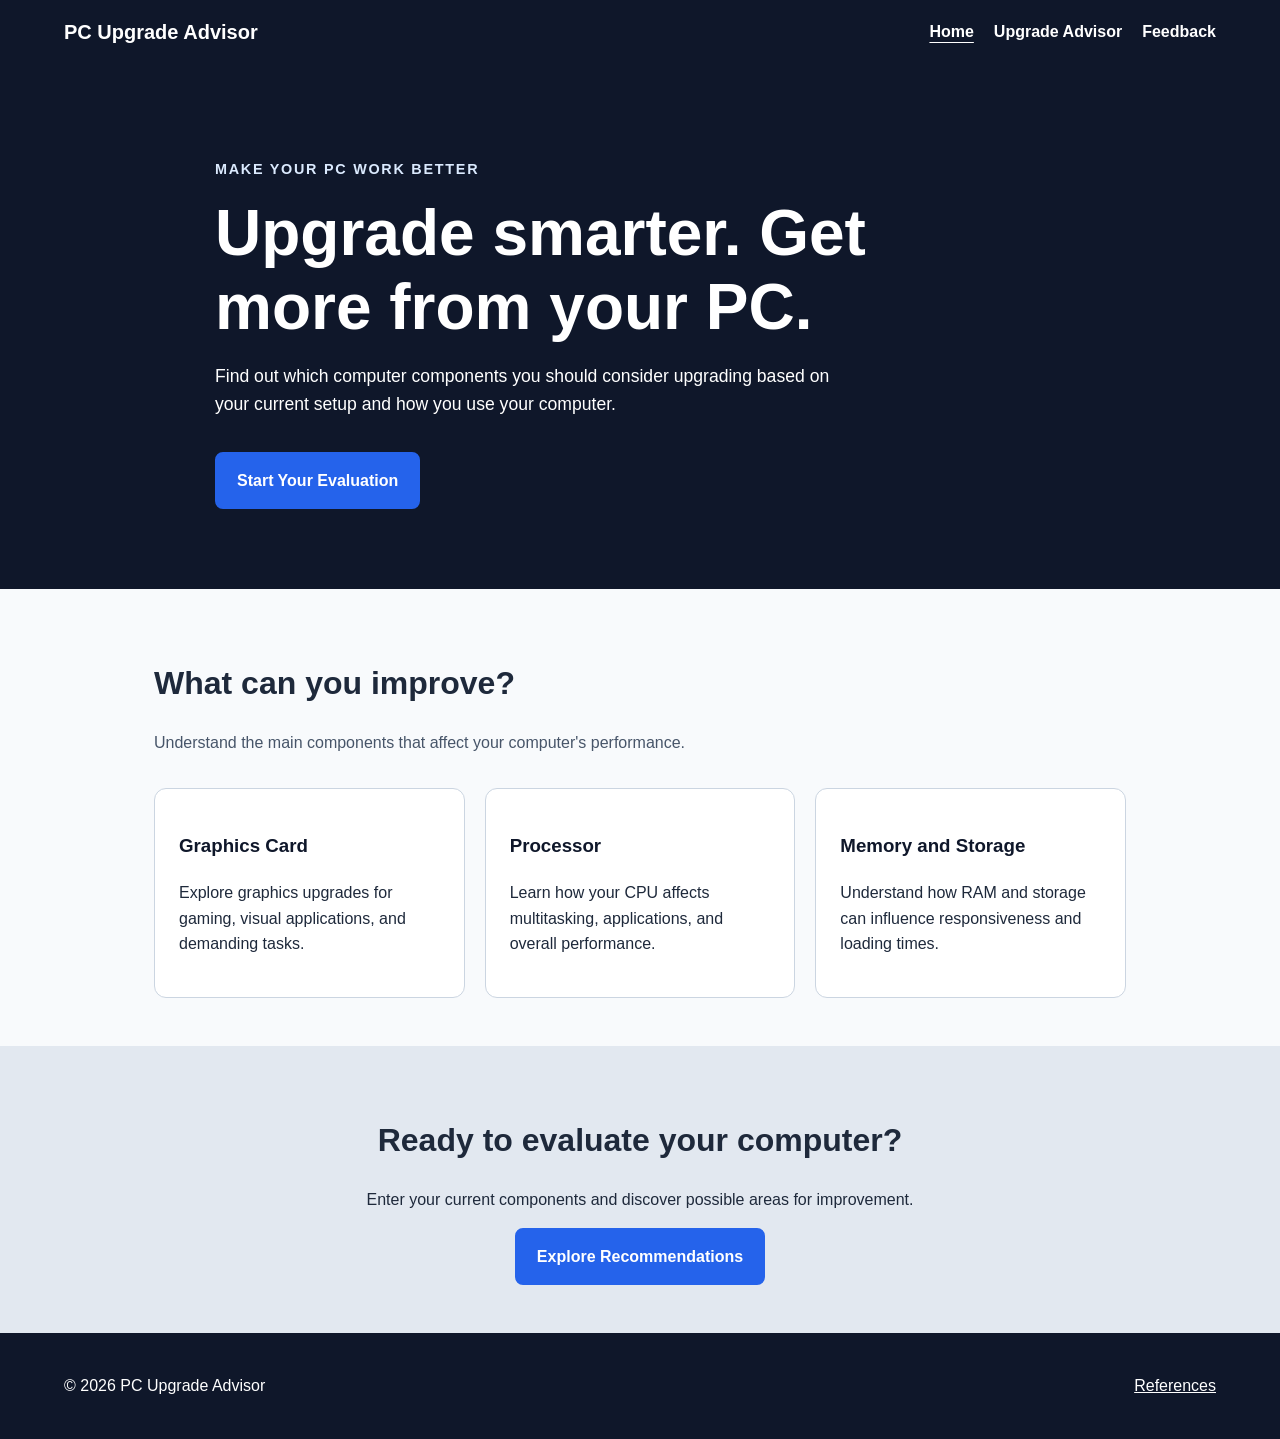
<file: project/index.html>
<!DOCTYPE html>
<html lang="en">
<head>
    <meta charset="UTF-8">
    <meta name="viewport" content="width=device-width, initial-scale=1.0">
    <meta name="author" content="Alex Pzybylowski">
    <meta name="description" content="Explore PC upgrade recommendations to improve your computer for gaming, programming, and everyday tasks.">
    <title>PC Upgrade Advisor | Home</title>
    <link rel="stylesheet" href="styles/project.css">
    <script src="scripts/project.js" defer></script>
</head>
<body>
    <header>
        <a class="logo" href="index.html">PC Upgrade Advisor</a>

        <nav aria-label="Main navigation">
            <a href="index.html" aria-current="page">Home</a>
            <a href="advisor.html">Upgrade Advisor</a>
            <a href="feedback.html">Feedback</a>
        </nav>
    </header>

    <main>
        <section class="hero">
            <div class="hero-content">
                <p class="eyebrow">MAKE YOUR PC WORK BETTER</p>
                <h1>Upgrade smarter. Get more from your PC.</h1>
                <p>
                    Find out which computer components you should
                    consider upgrading based on your current setup
                    and how you use your computer.
                </p>
                <a class="button" href="advisor.html">
                    Start Your Evaluation
                </a>
            </div>
        </section>

        <section class="features">
            <h2>What can you improve?</h2>
            <p class="section-intro">
                Understand the main components that affect
                your computer's performance.
            </p>

            <div class="feature-grid">
                <article class="feature-card">
                    <h3>Graphics Card</h3>
                    <p>
                        Explore graphics upgrades for gaming,
                        visual applications, and demanding tasks.
                    </p>
                </article>

                <article class="feature-card">
                    <h3>Processor</h3>
                    <p>
                        Learn how your CPU affects multitasking,
                        applications, and overall performance.
                    </p>
                </article>

                <article class="feature-card">
                    <h3>Memory and Storage</h3>
                    <p>
                        Understand how RAM and storage can
                        influence responsiveness and loading times.
                    </p>
                </article>
            </div>
        </section>

        <section class="call-to-action">
            <h2>Ready to evaluate your computer?</h2>
            <p>
                Enter your current components and discover
                possible areas for improvement.
            </p>
            <a class="button" href="advisor.html">
                Explore Recommendations
            </a>
        </section>
    </main>

    <footer>
        <p>&copy; <span id="current-year"></span> PC Upgrade Advisor</p>
        <a href="references.html">References</a>
    </footer>
</body>
</html>
</file>
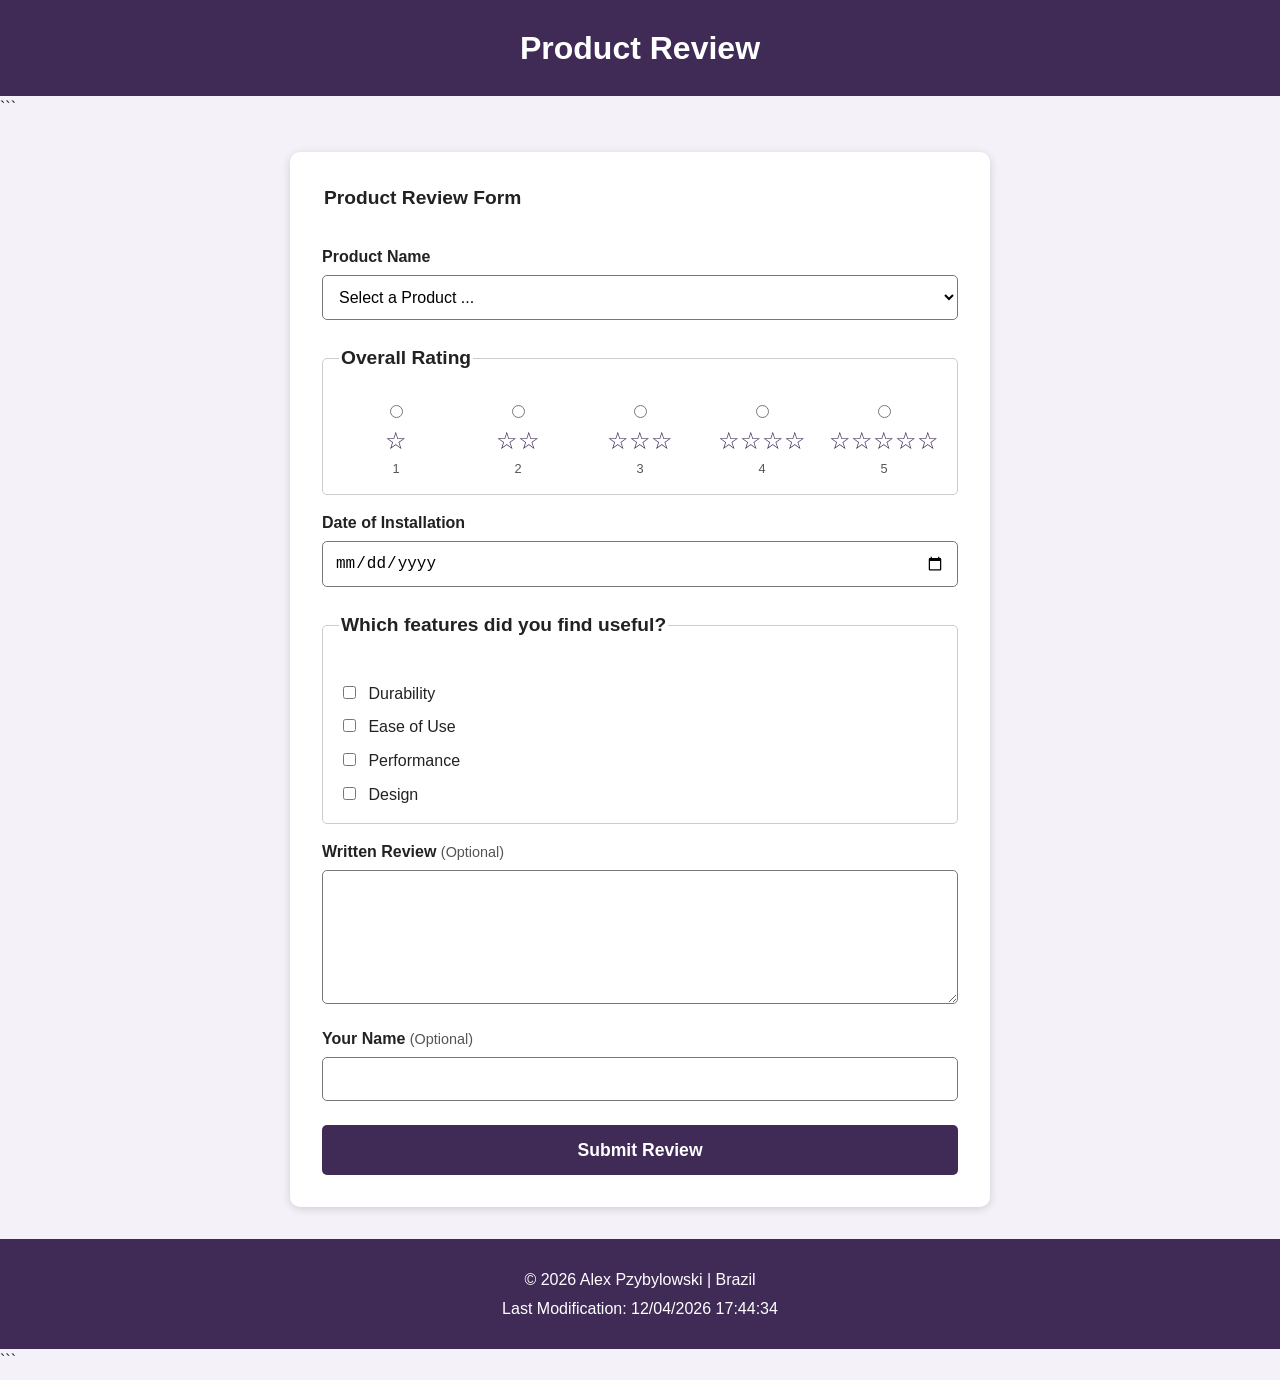
<file: form.html>
<!DOCTYPE html>

<html lang="en">
<head>
    <meta charset="UTF-8">
    <meta name="viewport" content="width=device-width, initial-scale=1.0">
    <meta name="description" content="Product review form for submitting feedback about a product.">
    <meta name="author" content="Alex Pzybylowski">
    <title>Product Review Form</title>
    <link rel="stylesheet" href="styles/form.css">
    <script src="scripts/form.js" defer></script>
</head>

<body>
    <header>
        <h1>Product Review</h1>
    </header>

```
<main>
    <form method="get" action="review.html">
        <fieldset>
            <legend>Product Review Form</legend>

            <label for="product">Product Name</label>
            <select id="product" name="product" required>
                <option value="" disabled selected>Select a Product ...</option>
            </select>

            <fieldset class="rating">
                <legend>Overall Rating</legend>

                <div class="rating-options">
                    <label for="rating1">
                        <input type="radio" id="rating1" name="rating" value="1" required>
                        <span>☆</span>
                        <span class="rating-number">1</span>
                    </label>

                    <label for="rating2">
                        <input type="radio" id="rating2" name="rating" value="2" required>
                        <span>☆☆</span>
                        <span class="rating-number">2</span>
                    </label>

                    <label for="rating3">
                        <input type="radio" id="rating3" name="rating" value="3" required>
                        <span>☆☆☆</span>
                        <span class="rating-number">3</span>
                    </label>

                    <label for="rating4">
                        <input type="radio" id="rating4" name="rating" value="4" required>
                        <span>☆☆☆☆</span>
                        <span class="rating-number">4</span>
                    </label>

                    <label for="rating5">
                        <input type="radio" id="rating5" name="rating" value="5" required>
                        <span>☆☆☆☆☆</span>
                        <span class="rating-number">5</span>
                    </label>
                </div>
            </fieldset>

            <label for="installation-date">Date of Installation</label>
            <input type="date" id="installation-date" name="installation-date" required>

            <fieldset class="features">
                <legend>Which features did you find useful?</legend>

                <label for="durability">
                    <input type="checkbox" id="durability" name="features" value="durability">
                    Durability
                </label>

                <label for="ease-of-use">
                    <input type="checkbox" id="ease-of-use" name="features" value="ease-of-use">
                    Ease of Use
                </label>

                <label for="performance">
                    <input type="checkbox" id="performance" name="features" value="performance">
                    Performance
                </label>

                <label for="design">
                    <input type="checkbox" id="design" name="features" value="design">
                    Design
                </label>
            </fieldset>

            <label for="review">
                Written Review <span>(Optional)</span>
            </label>
            <textarea id="review" name="review" rows="6"></textarea>

            <label for="user-name">
                Your Name <span>(Optional)</span>
            </label>
            <input type="text" id="user-name" name="user-name">

            <input type="submit" value="Submit Review">
        </fieldset>
    </form>
</main>

<footer>
    <p>&copy; <span id="currentyear"></span> Alex Pzybylowski | Brazil</p>
    <p id="lastModified"></p>
</footer>
```

</body>
</html>
</file>
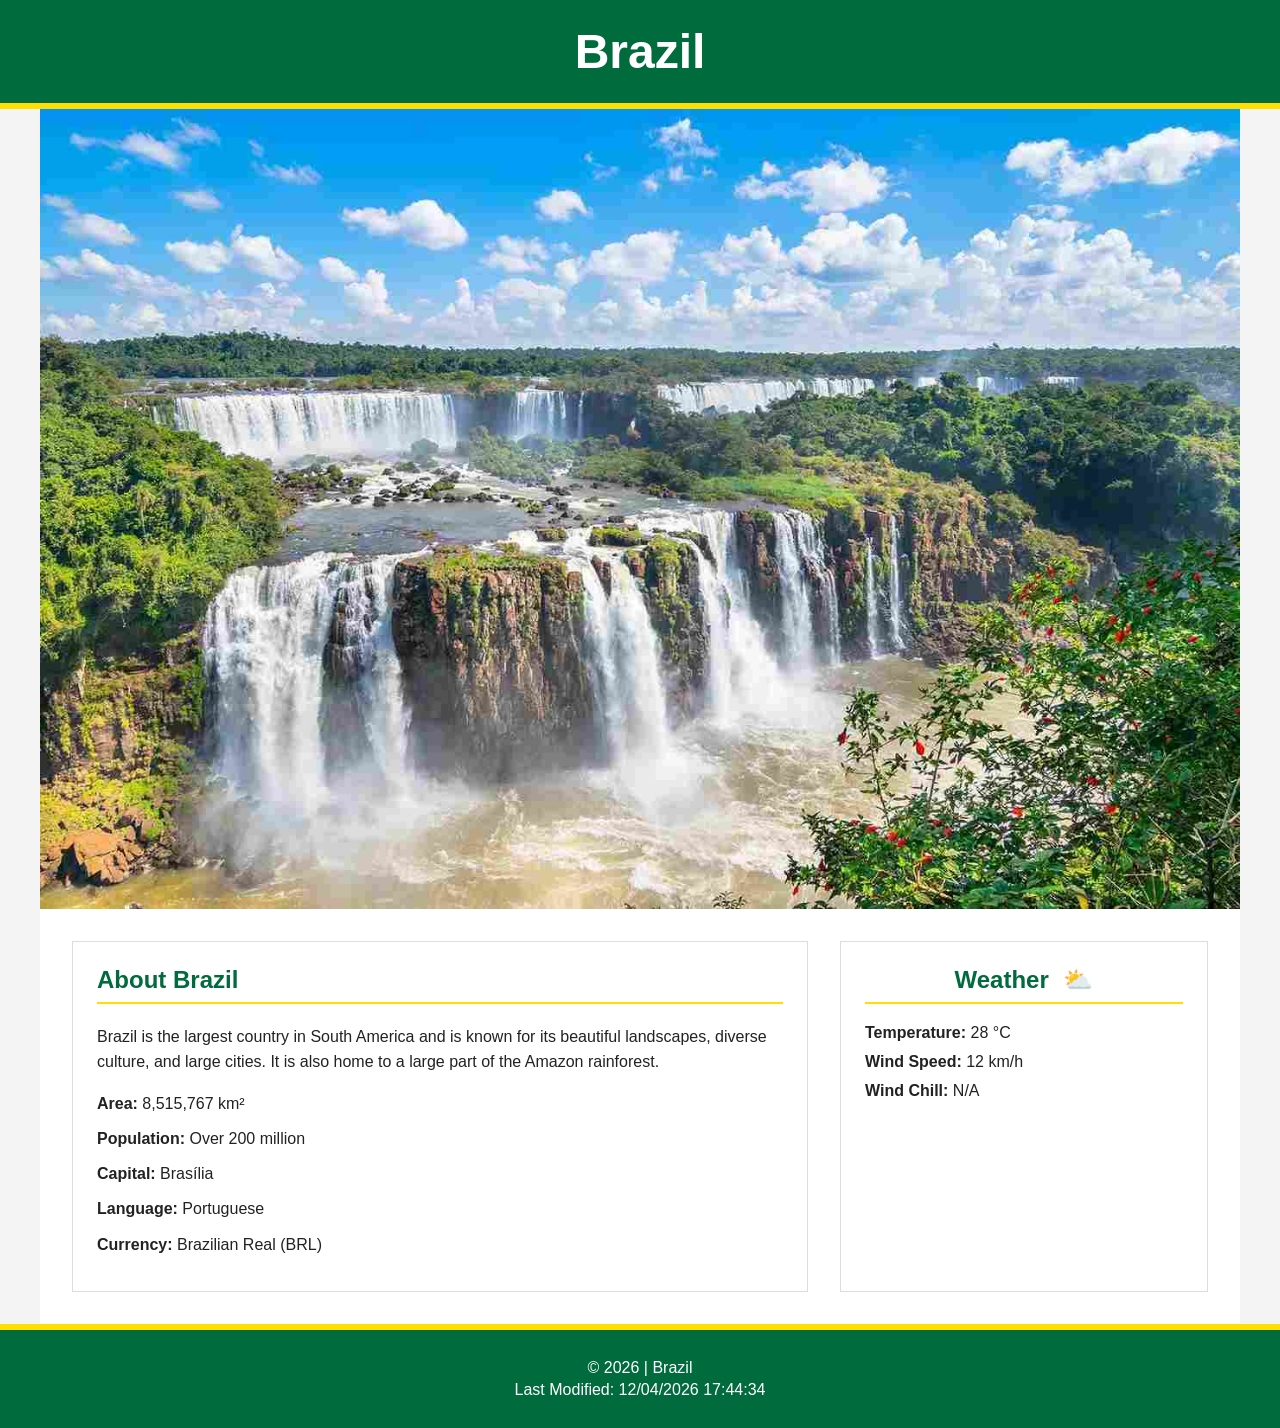
<file: place.html>
<!DOCTYPE html>
<html lang="en">
<head>
    <meta charset="UTF-8">
    <meta name="viewport" content="width=device-width, initial-scale=1.0">
    <meta name="description" content="Learn about Brazil, including its geography, culture, weather, and important facts.">
    <meta name="author" content="Alex Pzybylowski">
    <title>Brazil | Place</title>

    <link rel="stylesheet" href="styles/place.css">
    <script src="scripts/place.js" defer></script>
</head>

<body>
    <header>
        <h1>Brazil</h1>
    </header>

    <main>
        <div class="hero">
            <picture>
                <source srcset="images/brazil-small.webp" media="(max-width: 600px)">
                <source srcset="images/brazil-large.webp" media="(min-width: 601px)">
                <img src="images/brazil-large.webp"
                     alt="Landscape in Brazil"
                     width="1200"
                     height="600">
            </picture>
        </div>

        <section class="content">
            <div class="about">
                <h2>About Brazil</h2>

                <p>
                    Brazil is the largest country in South America and is known
                    for its beautiful landscapes, diverse culture, and large
                    cities. It is also home to a large part of the Amazon
                    rainforest.
                </p>

                <div class="facts">
                    <p><strong>Area:</strong> 8,515,767 km²</p>
                    <p><strong>Population:</strong> Over 200 million</p>
                    <p><strong>Capital:</strong> Brasília</p>
                    <p><strong>Language:</strong> Portuguese</p>
                    <p><strong>Currency:</strong> Brazilian Real (BRL)</p>
                </div>
            </div>

            <div class="weather">
                <h2>Weather</h2>

                <img class="weather-icon"
                     src="images/weather.svg"
                     alt="Partly cloudy weather">

                <div class="weather-info">
                    <p><strong>Temperature:</strong> <span id="temperature">28</span> °C</p>
                    <p><strong>Wind Speed:</strong> <span id="wind-speed">12</span> km/h</p>
                    <p><strong>Wind Chill:</strong> <span id="wind-chill">N/A</span></p>
                </div>
            </div>
        </section>
    </main>

    <footer>
        <p>
            &copy; <span id="currentyear"></span> | Brazil
        </p>
        <p id="lastModified"></p>
    </footer>
</body>
</html>
</file>
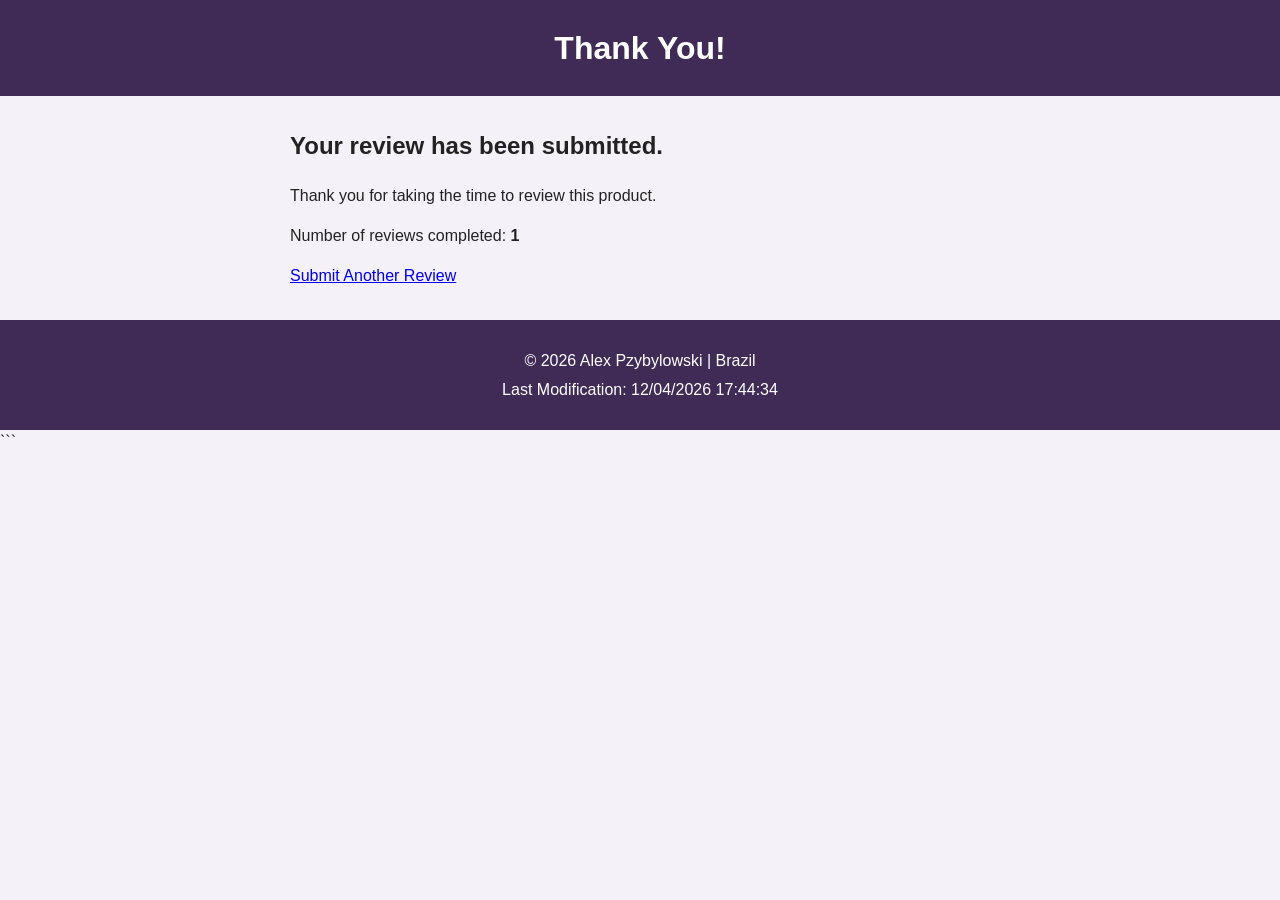
<file: review.html>
<!DOCTYPE html>
<html lang="en">
<head>
    <meta charset="UTF-8">
    <meta name="viewport" content="width=device-width, initial-scale=1.0">
    <meta name="description" content="Confirmation page for a submitted product review.">
    <meta name="author" content="Alex Pzybylowski">
    <title>Review Submitted</title>
    <link rel="stylesheet" href="styles/form.css">
</head>

<body>
    <header>
        <h1>Thank You!</h1>
    </header>

    <main>
        <section class="confirmation">
            <h2>Your review has been submitted.</h2>

            <p>
                Thank you for taking the time to review this product.
            </p>

            <p>
                Number of reviews completed:
                <strong id="review-count"></strong>
            </p>

            <a href="form.html">Submit Another Review</a>
        </section>
    </main>

    <footer>
        <p>&copy; <span id="currentyear"></span> Alex Pzybylowski | Brazil</p>
        <p id="lastModified"></p>
    </footer>

    <script>
        let reviewCount = Number(localStorage.getItem("reviewCount")) || 0;

        reviewCount++;

        localStorage.setItem("reviewCount", reviewCount);

        document.querySelector("#review-count").textContent = reviewCount;

        document.querySelector("#currentyear").textContent =
            new Date().getFullYear();

        document.querySelector("#lastModified").textContent =
            `Last Modification: ${document.lastModified}`;
    </script>
</body>
</html>
```
</file>
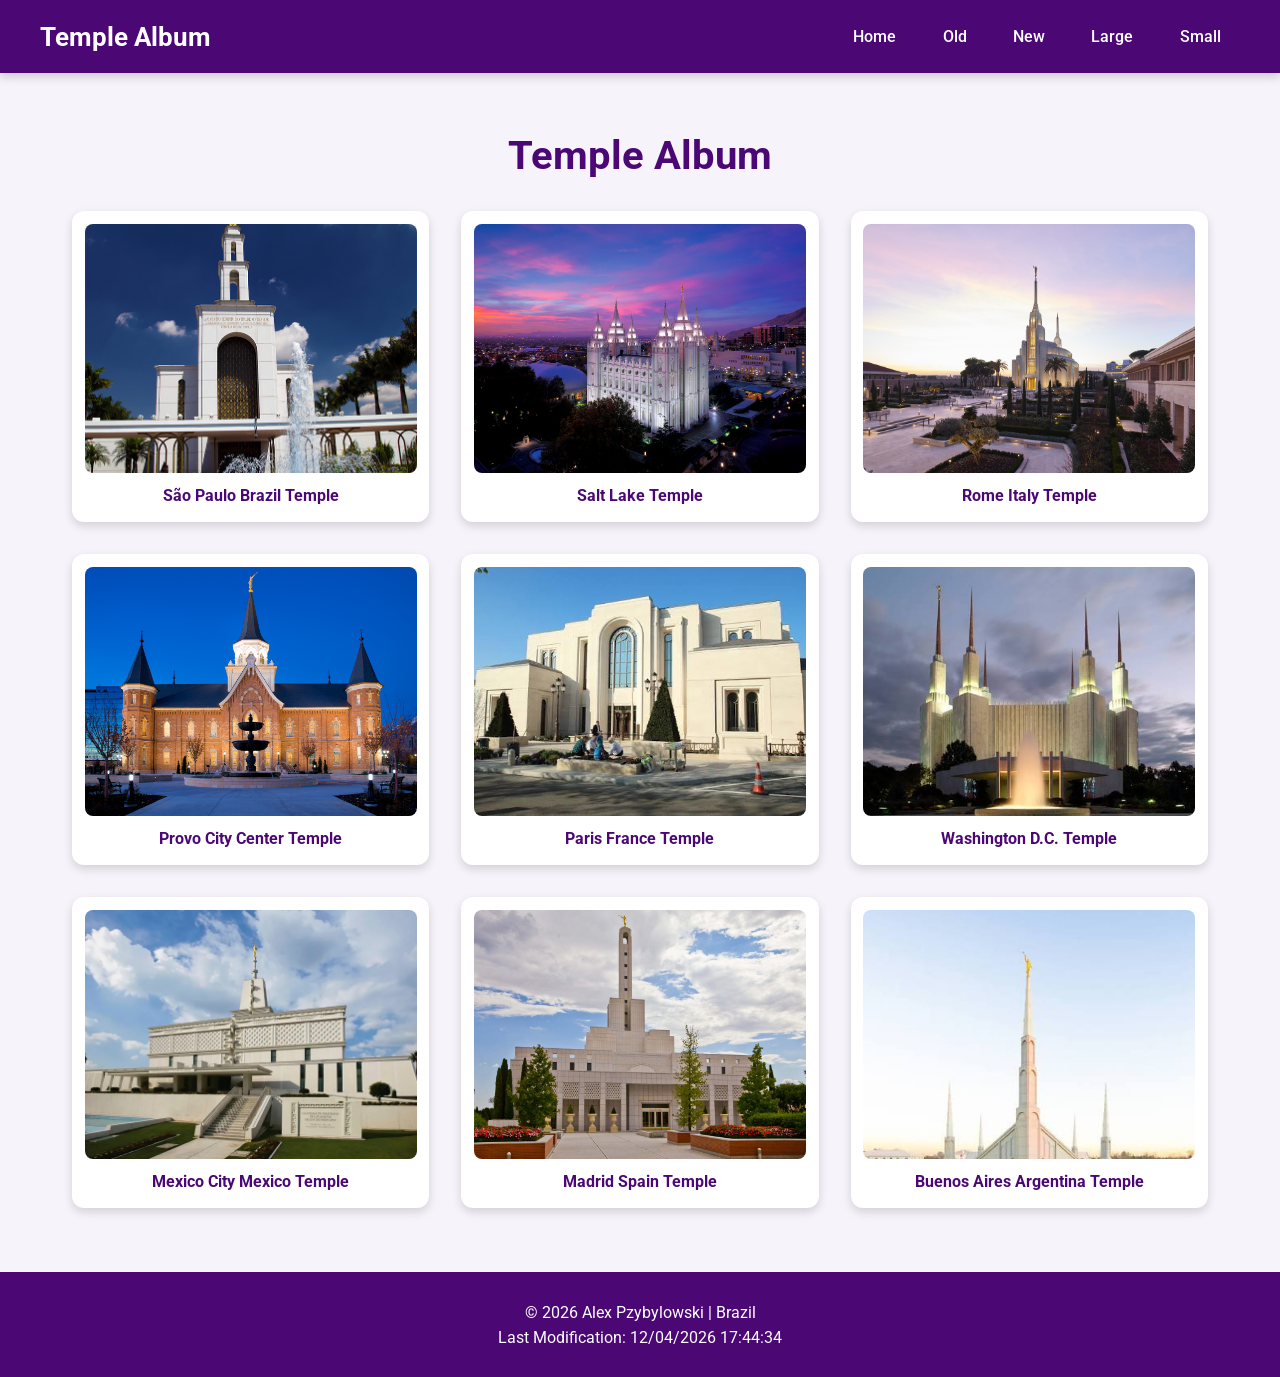
<file: Temples.html>
<!DOCTYPE html>
<html lang="en">
<head>
    <meta charset="UTF-8">
    <meta name="viewport" content="width=device-width, initial-scale=1.0">

    <meta name="description" content="A collection of temples from around the world.">
    <meta name="author" content="Alex Pzybylowski">

    <title>Temple Album</title>

    <!-- Google Font -->
    <link rel="preconnect" href="https://fonts.googleapis.com">
    <link rel="preconnect" href="https://fonts.gstatic.com" crossorigin>
    <link href="https://fonts.googleapis.com/css2?family=Roboto:wght@400;500;700&display=swap" rel="stylesheet">

    <!-- CSS -->
    <link rel="stylesheet" href="styles/temples.css">
    <link rel="stylesheet" href="styles/temples-large.css">

    <!-- JavaScript -->
    <script src="scripts/temples.js" defer></script>
</head>

<body>

    <header>
        <div class="header-content">

            <span class="site-title">Temple Album</span>

            <button id="menu" aria-label="Open navigation menu">
                ☰
            </button>

            <nav>
                <a href="#">Home</a>
                <a href="#">Old</a>
                <a href="#">New</a>
                <a href="#">Large</a>
                <a href="#">Small</a>
            </nav>

        </div>
    </header>

    <main>

        <h1>Temple Album</h1>

        <div class="temple-grid">

            <figure>
                <img src="images/temple1.jpg" alt="São Paulo Brazil Temple">
                <figcaption>São Paulo Brazil Temple</figcaption>
            </figure>

            <figure>
                <img src="images/temple2.jpg" alt="Salt Lake Temple">
                <figcaption>Salt Lake Temple</figcaption>
            </figure>

            <figure>
                <img src="images/temple3.jpg" alt="Rome Italy Temple">
                <figcaption>Rome Italy Temple</figcaption>
            </figure>

            <figure>
                <img src="images/temple4.jpg" alt="Provo City Center Temple">
                <figcaption>Provo City Center Temple</figcaption>
            </figure>

            <figure>
                <img src="images/temple5.jpg" alt="Paris France Temple">
                <figcaption>Paris France Temple</figcaption>
            </figure>

            <figure>
                <img src="images/temple6.jpg" alt="Washington D.C. Temple">
                <figcaption>Washington D.C. Temple</figcaption>
            </figure>

            <figure>
                <img src="images/temple7.jpg" alt="Mexico City Mexico Temple">
                <figcaption>Mexico City Mexico Temple</figcaption>
            </figure>

            <figure>
                <img src="images/temple8.jpg" alt="Madrid Spain Temple">
                <figcaption>Madrid Spain Temple</figcaption>
            </figure>

            <figure>
                <img src="images/temple9.jpg" alt="Buenos Aires Argentina Temple">
                <figcaption>Buenos Aires Argentina Temple</figcaption>
            </figure>

        </div>

    </main>

    <footer>

        <p>
            &copy; <span id="currentyear"></span>
            Alex Pzybylowski | Brazil
        </p>

        <p id="lastModified"></p>

    </footer>

</body>
</html>
</file>
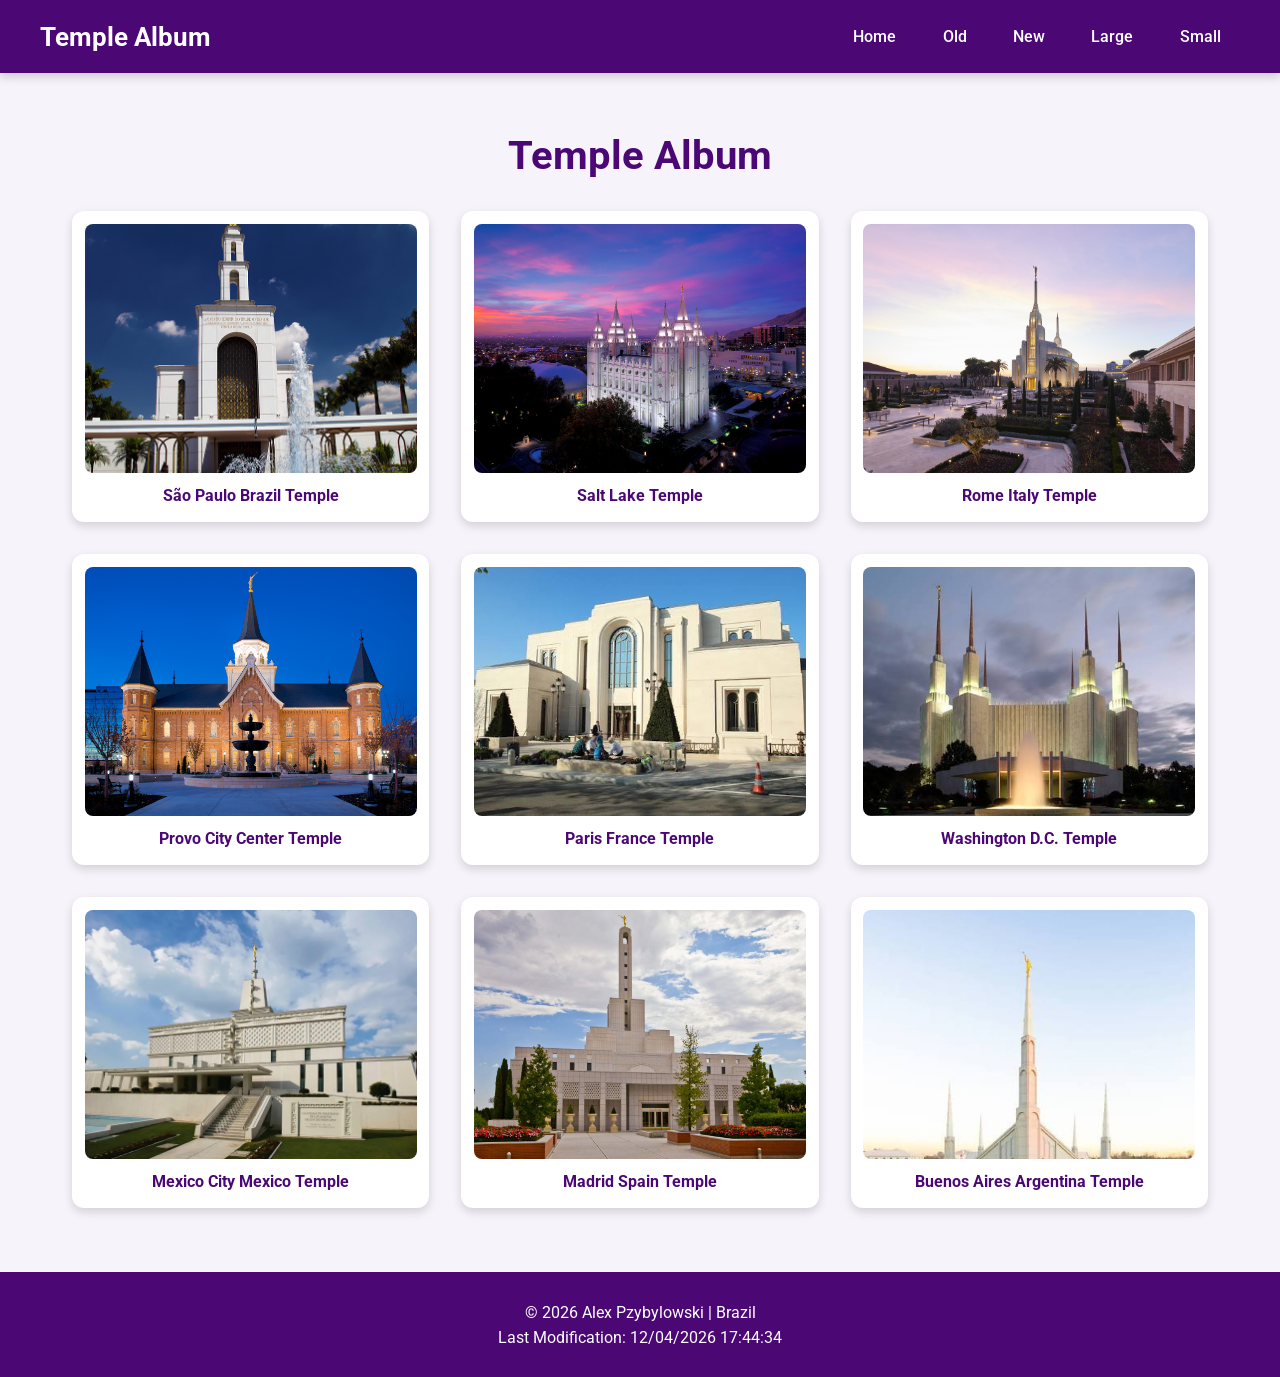
<file: temples.html>
<!DOCTYPE html>
<html lang="en">

<head>
    <meta charset="UTF-8">
    <meta name="viewport" content="width=device-width, initial-scale=1.0">

    <meta name="description"
        content="Explore a collection of beautiful temples from around the world, featuring temple names, images, and information in a responsive album.">

    <meta name="author" content="Alex Pzybylowski">

    <title>Temple Album</title>

    <!-- Google Fonts -->
    <link rel="preconnect" href="https://fonts.googleapis.com">
    <link rel="preconnect" href="https://fonts.gstatic.com" crossorigin>

    <link
        href="https://fonts.googleapis.com/css2?family=Roboto:wght@400;500;700&display=swap"
        rel="stylesheet">

    <!-- CSS -->
    <link rel="stylesheet" href="styles/temples.css">
    <link rel="stylesheet" href="styles/temples-large.css">

    <!-- JavaScript -->
    <script src="scripts/temples.js" defer></script>
</head>

<body>

    <header>

        <div class="header-content">

            <span class="site-title">Temple Album</span>

            <button id="menu" aria-label="Open navigation menu">
                ☰
            </button>

            <nav>
                <a href="#">Home</a>
                <a href="#">Old</a>
                <a href="#">New</a>
                <a href="#">Large</a>
                <a href="#">Small</a>
            </nav>

        </div>

    </header>

    <main>

        <h1>Temple Album</h1>

        <div class="temple-grid">

            <figure>
                <img src="images/temple1.jpg"
                    alt="São Paulo Brazil Temple">
                <figcaption>São Paulo Brazil Temple</figcaption>
            </figure>

            <figure>
                <img src="images/temple2.jpg"
                    alt="Salt Lake Temple">
                <figcaption>Salt Lake Temple</figcaption>
            </figure>

            <figure>
                <img src="images/temple3.jpg"
                    alt="Rome Italy Temple">
                <figcaption>Rome Italy Temple</figcaption>
            </figure>

            <figure>
                <img src="images/temple4.jpg"
                    alt="Provo City Center Temple">
                <figcaption>Provo City Center Temple</figcaption>
            </figure>

            <figure>
                <img src="images/temple5.jpg"
                    alt="Paris France Temple">
                <figcaption>Paris France Temple</figcaption>
            </figure>

            <figure>
                <img src="images/temple6.jpg"
                    alt="Washington D.C. Temple">
                <figcaption>Washington D.C. Temple</figcaption>
            </figure>

            <figure>
                <img src="images/temple7.jpg"
                    alt="Mexico City Mexico Temple">
                <figcaption>Mexico City Mexico Temple</figcaption>
            </figure>

            <figure>
                <img src="images/temple8.jpg"
                    alt="Madrid Spain Temple">
                <figcaption>Madrid Spain Temple</figcaption>
            </figure>

            <figure>
                <img src="images/temple9.jpg"
                    alt="Buenos Aires Argentina Temple">
                <figcaption>Buenos Aires Argentina Temple</figcaption>
            </figure>

        </div>

    </main>

    <footer>

        <p>
            &copy;
            <span id="currentyear"></span>
            Alex Pzybylowski | Brazil
        </p>

        <p id="lastModified"></p>

    </footer>

</body>

</html>
</file>
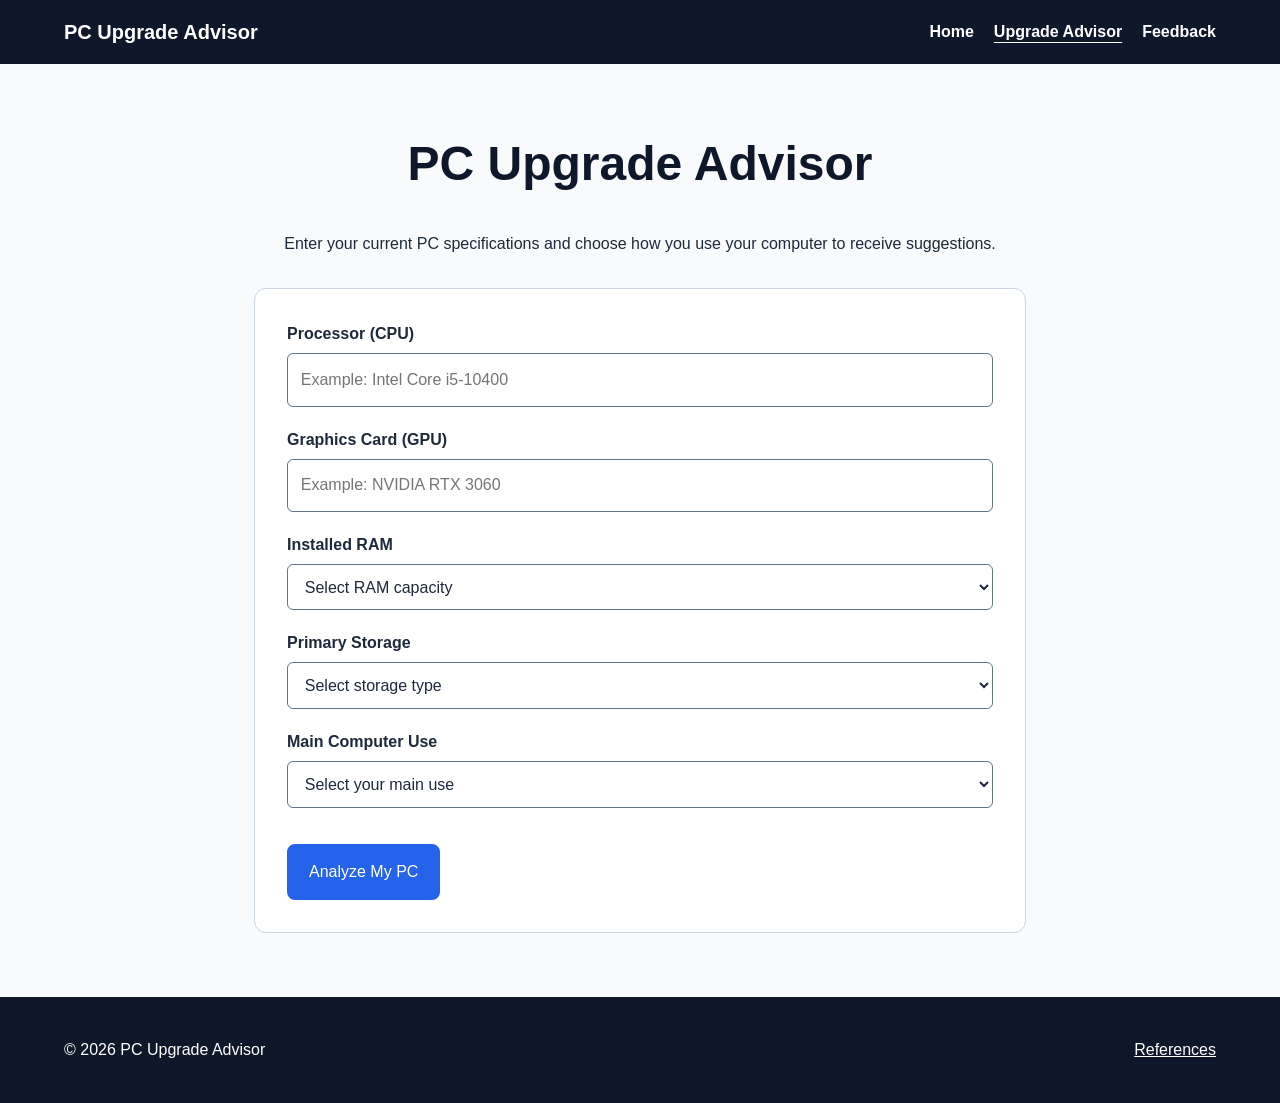
<file: project/advisor.html>
<!DOCTYPE html>
<html lang="en">
<head>
    <meta charset="UTF-8">
    <meta name="viewport" content="width=device-width, initial-scale=1.0">
    <meta name="author" content="Alex Pzybylowski">
    <meta name="description" content="Evaluate your PC components and explore upgrade suggestions for gaming, programming, and everyday computing.">
    <title>Upgrade Advisor | PC Upgrade Advisor</title>
    <link rel="stylesheet" href="styles/project.css">
    <script src="scripts/project.js" defer></script>
</head>
<body>
    <header>
        <a class="logo" href="index.html">PC Upgrade Advisor</a>

        <nav aria-label="Main navigation">
            <a href="index.html">Home</a>
            <a href="advisor.html" aria-current="page">Upgrade Advisor</a>
            <a href="feedback.html">Feedback</a>
        </nav>
    </header>

    <main class="page-content">
        <section class="page-heading">
            <h1>PC Upgrade Advisor</h1>
            <p>
                Enter your current PC specifications and choose
                how you use your computer to receive suggestions.
            </p>
        </section>

        <section class="form-panel">
            <form id="advisor-form">
                <div class="form-group">
                    <label for="cpu">Processor (CPU)</label>
                    <input
                        type="text"
                        id="cpu"
                        name="cpu"
                        placeholder="Example: Intel Core i5-10400"
                        required
                        minlength="2"
                    >
                </div>

                <div class="form-group">
                    <label for="gpu">Graphics Card (GPU)</label>
                    <input
                        type="text"
                        id="gpu"
                        name="gpu"
                        placeholder="Example: NVIDIA RTX 3060"
                        required
                        minlength="2"
                    >
                </div>

                <div class="form-group">
                    <label for="ram">Installed RAM</label>
                    <select id="ram" name="ram" required>
                        <option value="">Select RAM capacity</option>
                        <option value="4">4 GB</option>
                        <option value="8">8 GB</option>
                        <option value="16">16 GB</option>
                        <option value="32">32 GB</option>
                        <option value="64">64 GB or more</option>
                    </select>
                </div>

                <div class="form-group">
                    <label for="storage">Primary Storage</label>
                    <select id="storage" name="storage" required>
                        <option value="">Select storage type</option>
                        <option value="hdd">Hard Disk Drive (HDD)</option>
                        <option value="sata">SATA SSD</option>
                        <option value="nvme">NVMe SSD</option>
                    </select>
                </div>

                <div class="form-group">
                    <label for="usage">Main Computer Use</label>
                    <select id="usage" name="usage" required>
                        <option value="">Select your main use</option>
                        <option value="gaming">Gaming</option>
                        <option value="programming">Programming</option>
                        <option value="everyday">Everyday Tasks</option>
                        <option value="creative">Creative Work</option>
                    </select>
                </div>

                <button class="button" type="submit">
                    Analyze My PC
                </button>
            </form>
        </section>

        <section
            id="results"
            class="results-panel"
            aria-live="polite"
            aria-atomic="true"
            hidden
        >
            <h2>Your Upgrade Recommendations</h2>
            <p id="results-summary"></p>
            <ul id="recommendations"></ul>
            <p class="disclaimer">
                These suggestions are general guidelines, not a
                compatibility guarantee. Check your motherboard,
                power supply, budget, and component compatibility
                before purchasing hardware.
            </p>
        </section>
    </main>

    <footer>
        <p>&copy; <span id="current-year"></span> PC Upgrade Advisor</p>
        <a href="references.html">References</a>
    </footer>
</body>
</html>
</file>
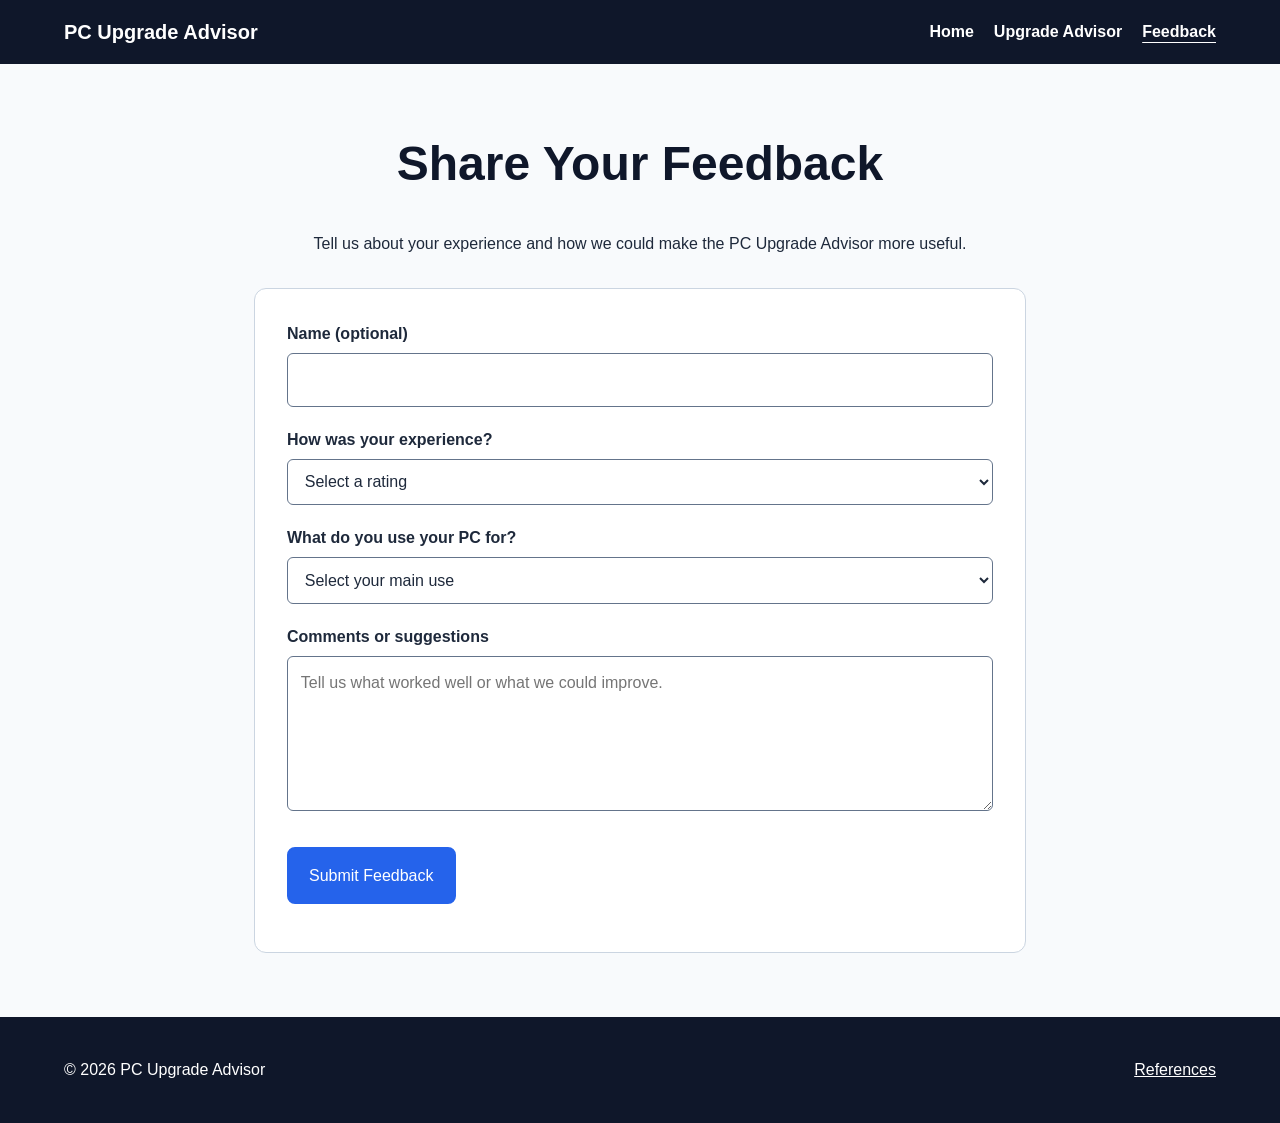
<file: project/feedback.html>
<!DOCTYPE html>
<html lang="en">
<head>
    <meta charset="UTF-8">
    <meta name="viewport" content="width=device-width, initial-scale=1.0">
    <meta name="author" content="Alex Pzybylowski">
    <meta name="description" content="Share feedback about the PC Upgrade Advisor and help improve the experience for computer users.">
    <title>Feedback | PC Upgrade Advisor</title>
    <link rel="stylesheet" href="styles/project.css">
    <script src="scripts/project.js" defer></script>
</head>
<body>
    <header>
        <a class="logo" href="index.html">PC Upgrade Advisor</a>
        <nav aria-label="Main navigation">
            <a href="index.html">Home</a>
            <a href="advisor.html">Upgrade Advisor</a>
            <a href="feedback.html" aria-current="page">Feedback</a>
        </nav>
    </header>

    <main class="page-content">
        <section class="page-heading">
            <h1>Share Your Feedback</h1>
            <p>
                Tell us about your experience and how we could
                make the PC Upgrade Advisor more useful.
            </p>
        </section>

        <section class="form-panel">
            <form id="feedback-form">
                <div class="form-group">
                    <label for="feedback-name">Name (optional)</label>
                    <input
                        type="text"
                        id="feedback-name"
                        name="name"
                        autocomplete="name"
                        maxlength="80"
                    >
                </div>

                <div class="form-group">
                    <label for="feedback-rating">How was your experience?</label>
                    <select id="feedback-rating" name="rating" required>
                        <option value="">Select a rating</option>
                        <option value="5">5 - Excellent</option>
                        <option value="4">4 - Very good</option>
                        <option value="3">3 - Good</option>
                        <option value="2">2 - Fair</option>
                        <option value="1">1 - Poor</option>
                    </select>
                </div>

                <div class="form-group">
                    <label for="feedback-usage">What do you use your PC for?</label>
                    <select id="feedback-usage" name="usage" required>
                        <option value="">Select your main use</option>
                        <option value="gaming">Gaming</option>
                        <option value="programming">Programming</option>
                        <option value="everyday">Everyday Tasks</option>
                        <option value="creative">Creative Work</option>
                    </select>
                </div>

                <div class="form-group">
                    <label for="feedback-comments">Comments or suggestions</label>
                    <textarea
                        id="feedback-comments"
                        name="comments"
                        rows="5"
                        minlength="5"
                        maxlength="1000"
                        placeholder="Tell us what worked well or what we could improve."
                        required
                    ></textarea>
                </div>

                <button class="button" type="submit">Submit Feedback</button>
            </form>
            <p id="feedback-status" role="status" aria-live="polite"></p>
        </section>
    </main>

    <footer>
        <p>&copy; <span id="current-year"></span> PC Upgrade Advisor</p>
        <a href="references.html">References</a>
    </footer>
</body>
</html>
</file>
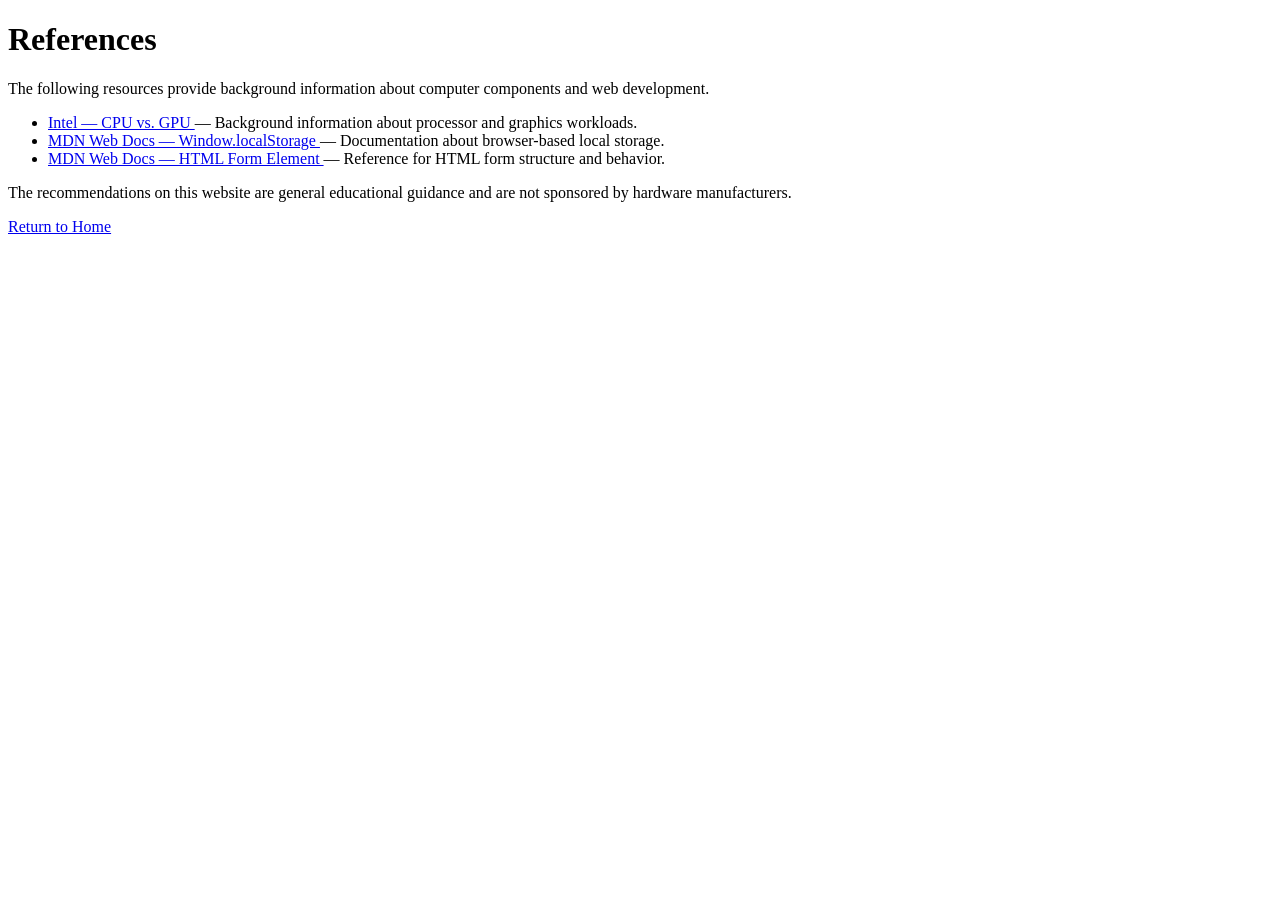
<file: project/references.html>
<!DOCTYPE html>
<html lang="en">
<head>
    <meta charset="UTF-8">
    <meta name="viewport" content="width=device-width, initial-scale=1.0">
    <meta name="author" content="Alex Pzybylowski">
    <meta name="description" content="References and resources consulted for the PC Upgrade Advisor website.">
    <title>References | PC Upgrade Advisor</title>
</head>
<body>
    <h1>References</h1>

    <p>
        The following resources provide background information
        about computer components and web development.
    </p>

    <ul>
        <li>
            <a href="https://www.intel.com/content/www/us/en/gaming/resources/cpu-vs-gpu.html">
                Intel — CPU vs. GPU
            </a>
            — Background information about processor and graphics workloads.
        </li>
        <li>
            <a href="https://developer.mozilla.org/en-US/docs/Web/API/Window/localStorage">
                MDN Web Docs — Window.localStorage
            </a>
            — Documentation about browser-based local storage.
        </li>
        <li>
            <a href="https://developer.mozilla.org/en-US/docs/Web/HTML/Element/form">
                MDN Web Docs — HTML Form Element
            </a>
            — Reference for HTML form structure and behavior.
        </li>
    </ul>

    <p>
        The recommendations on this website are general educational
        guidance and are not sponsored by hardware manufacturers.
    </p>

    <p><a href="index.html">Return to Home</a></p>
</body>
</html>
</file>
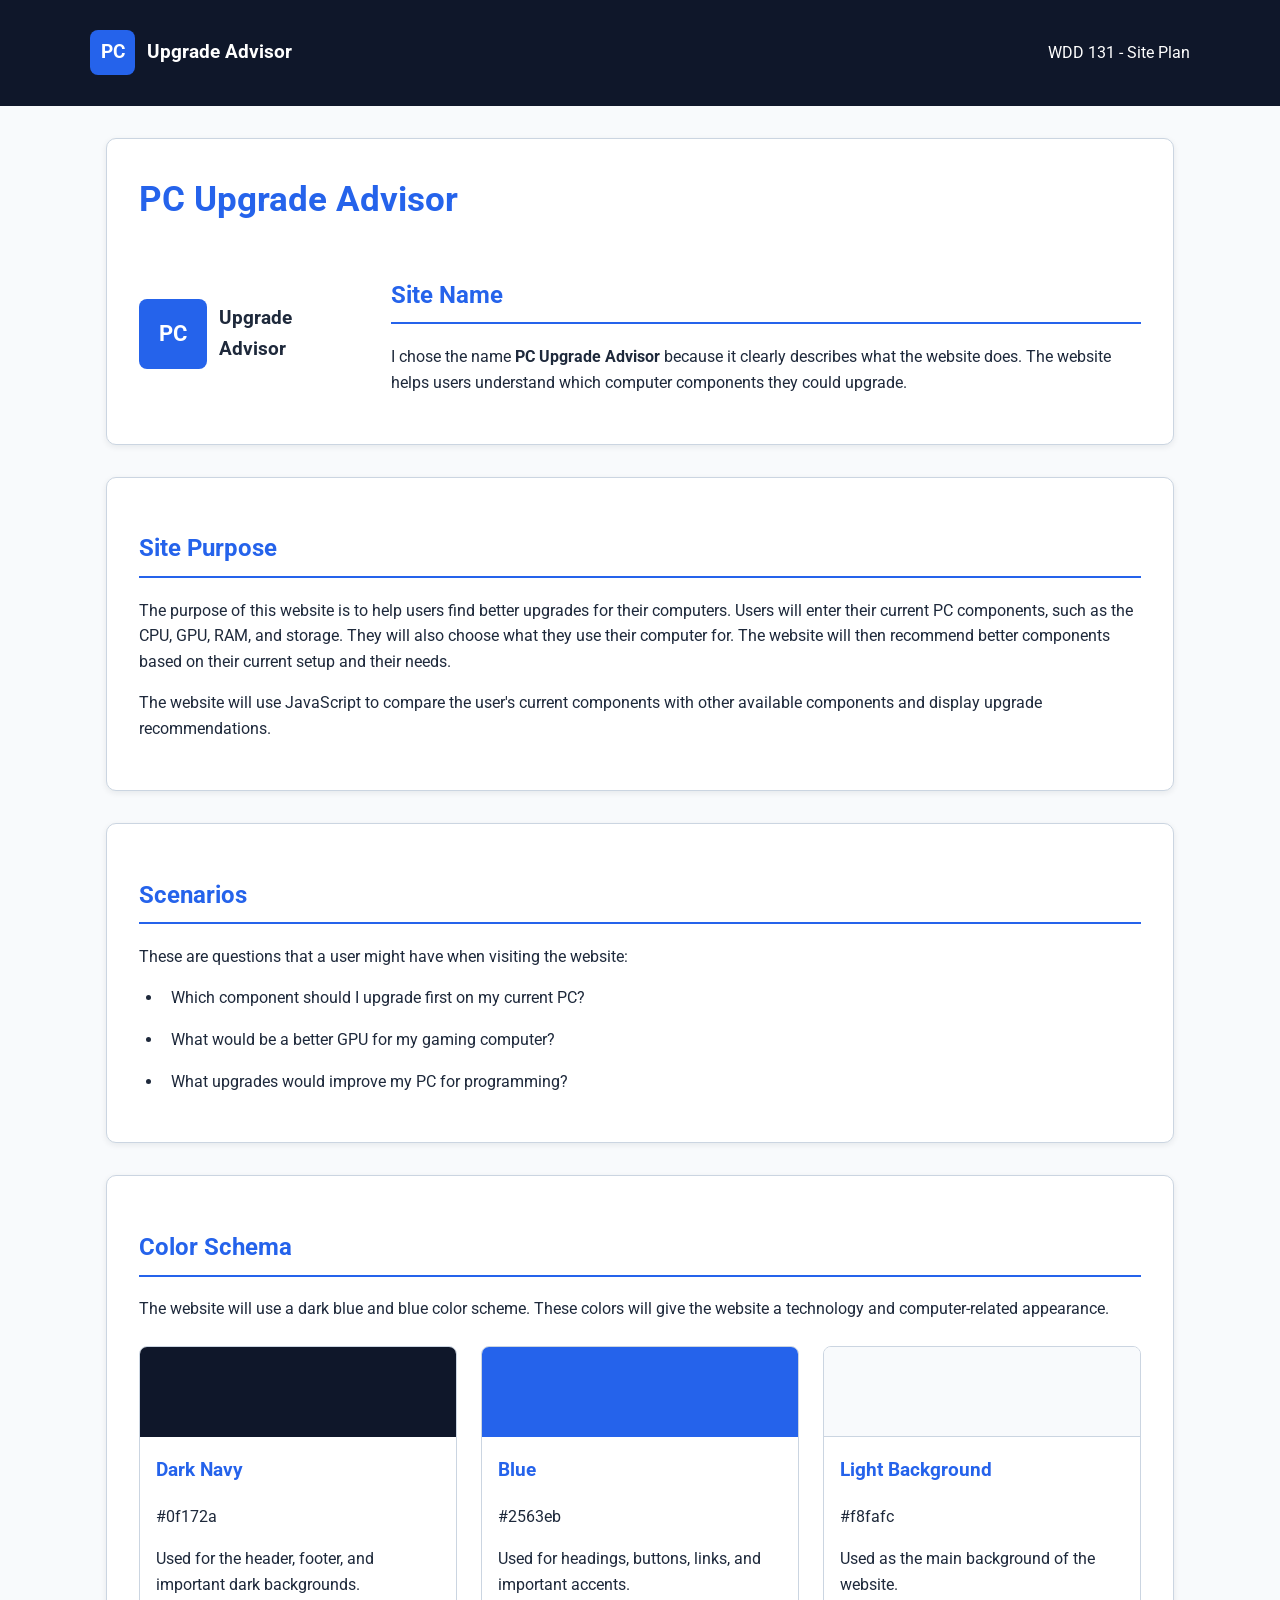
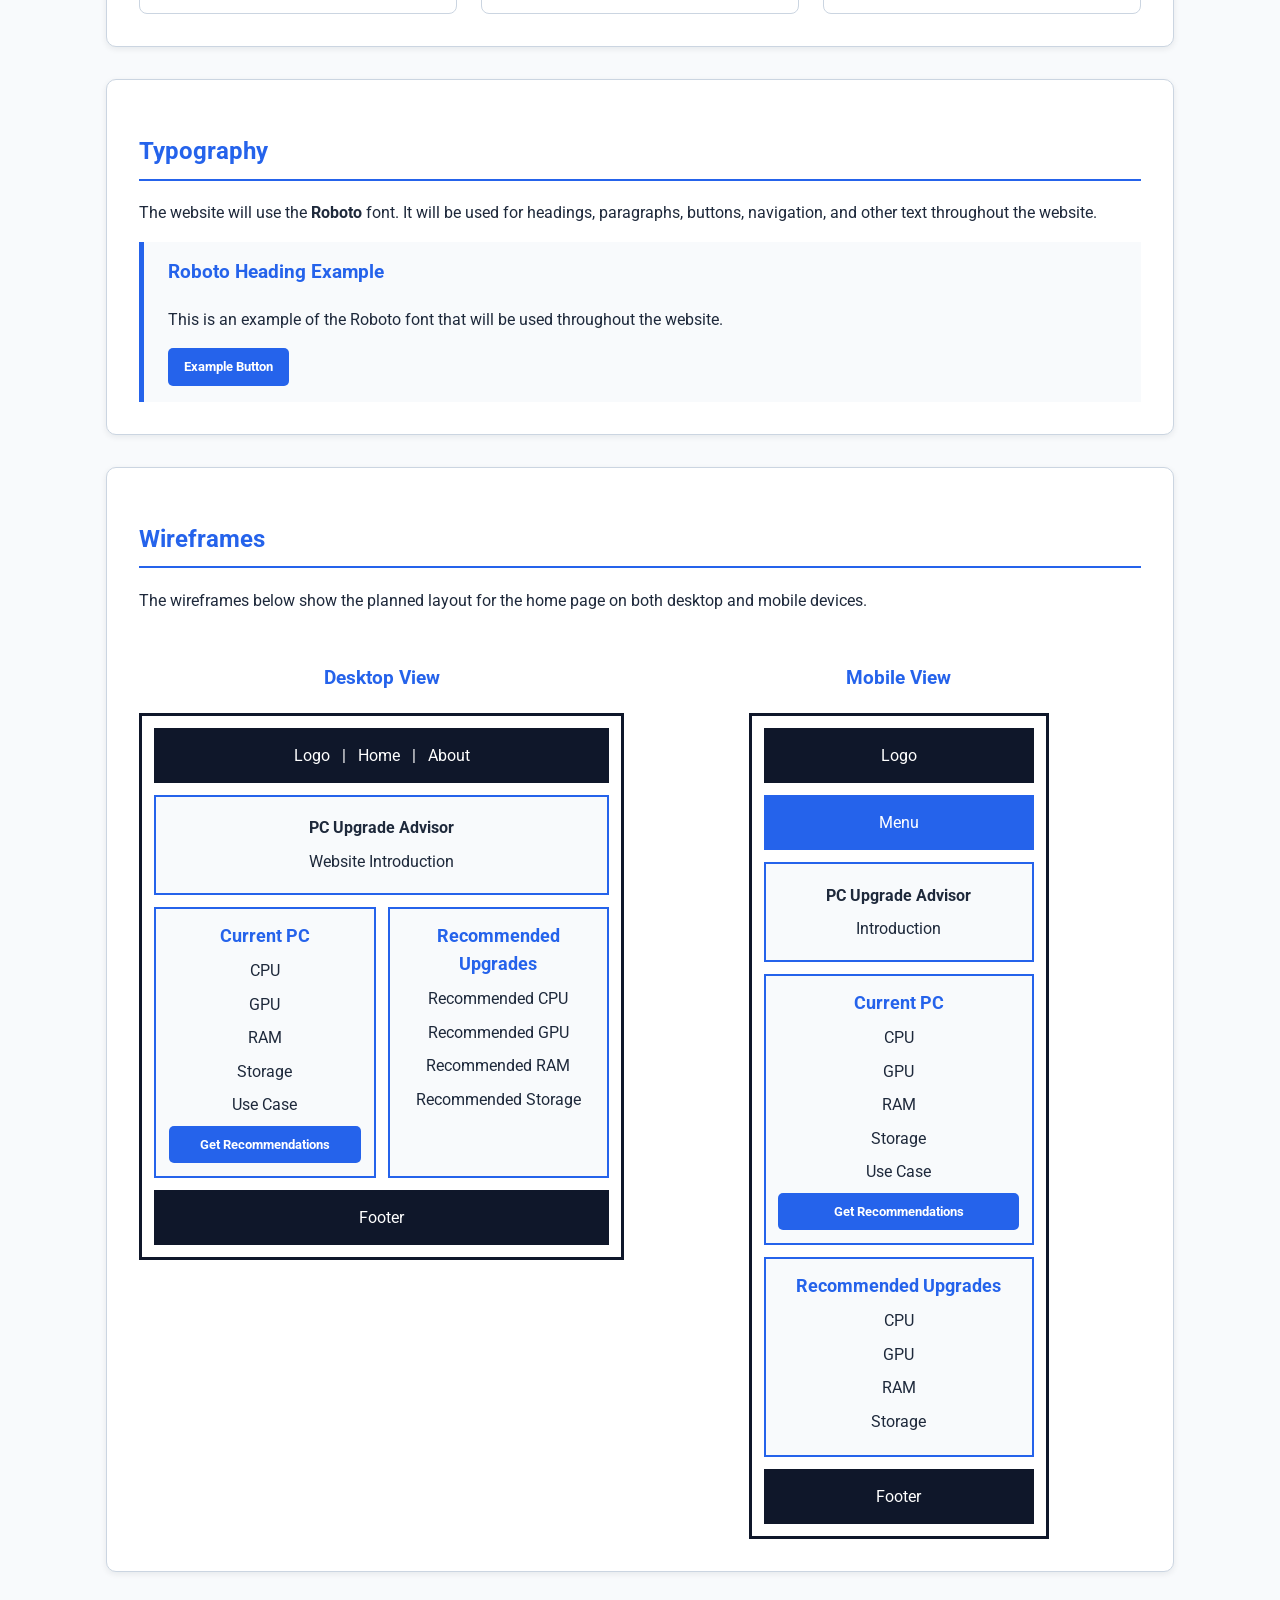
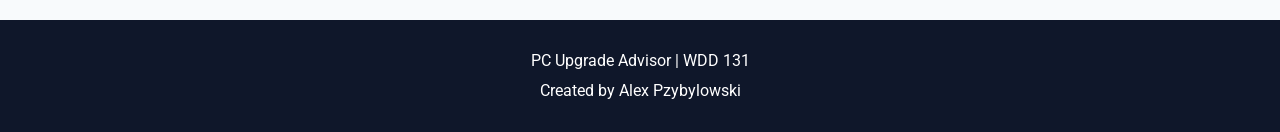
<file: project/siteplan.html>
<!DOCTYPE html>
<html lang="en">
<head>
    <meta charset="UTF-8">
    <meta name="viewport" content="width=device-width, initial-scale=1.0">

    <title>PC Upgrade Advisor | Site Plan</title>

    <meta name="description"
        content="Site plan for PC Upgrade Advisor, a website that recommends better computer components based on user needs.">

    <link rel="preconnect" href="https://fonts.googleapis.com">
    <link rel="preconnect" href="https://fonts.gstatic.com" crossorigin>
    <link href="https://fonts.googleapis.com/css2?family=Roboto:wght@400;500;700&display=swap"
        rel="stylesheet">

    <link rel="stylesheet" href="siteplan.css">
</head>

<body>

    <header>
        <div class="header-content">
            <div class="logo">
                <span class="logo-mark">PC</span>
                <span class="logo-text">Upgrade Advisor</span>
            </div>

            <p>WDD 131 - Site Plan</p>
        </div>
    </header>

    <main>

        <section class="card">
            <h1>PC Upgrade Advisor</h1>

            <div class="site-name-layout">
                <div class="logo-preview">
                    <span class="logo-mark large">PC</span>
                    <span>Upgrade Advisor</span>
                </div>

                <div>
                    <h2>Site Name</h2>
                    <p>
                        I chose the name <strong>PC Upgrade Advisor</strong> because it
                        clearly describes what the website does. The website helps users
                        understand which computer components they could upgrade.
                    </p>
                </div>
            </div>
        </section>

        <section class="card">
            <h2>Site Purpose</h2>

            <p>
                The purpose of this website is to help users find better upgrades for
                their computers. Users will enter their current PC components, such as
                the CPU, GPU, RAM, and storage. They will also choose what they use
                their computer for. The website will then recommend better components
                based on their current setup and their needs.
            </p>

            <p>
                The website will use JavaScript to compare the user's current
                components with other available components and display upgrade
                recommendations.
            </p>
        </section>

        <section class="card">
            <h2>Scenarios</h2>

            <p>These are questions that a user might have when visiting the website:</p>

            <ul class="scenarios">
                <li>
                    Which component should I upgrade first on my current PC?
                </li>

                <li>
                    What would be a better GPU for my gaming computer?
                </li>

                <li>
                    What upgrades would improve my PC for programming?
                </li>
            </ul>
        </section>

        <section class="card">
            <h2>Color Schema</h2>

            <p>
                The website will use a dark blue and blue color scheme. These colors
                will give the website a technology and computer-related appearance.
            </p>

            <div class="color-grid">

                <div class="color-item">
                    <div class="color-box dark-blue"></div>
                    <h3>Dark Navy</h3>
                    <p>#0f172a</p>
                    <p>Used for the header, footer, and important dark backgrounds.</p>
                </div>

                <div class="color-item">
                    <div class="color-box blue"></div>
                    <h3>Blue</h3>
                    <p>#2563eb</p>
                    <p>Used for headings, buttons, links, and important accents.</p>
                </div>

                <div class="color-item">
                    <div class="color-box light"></div>
                    <h3>Light Background</h3>
                    <p>#f8fafc</p>
                    <p>Used as the main background of the website.</p>
                </div>

            </div>
        </section>

        <section class="card">
            <h2>Typography</h2>

            <p>
                The website will use the <strong>Roboto</strong> font.
                It will be used for headings, paragraphs, buttons, navigation,
                and other text throughout the website.
            </p>

            <div class="typography-example">
                <h3>Roboto Heading Example</h3>
                <p>
                    This is an example of the Roboto font that will be used
                    throughout the website.
                </p>
                <button>Example Button</button>
            </div>
        </section>

        <section class="card">
            <h2>Wireframes</h2>

            <p>
                The wireframes below show the planned layout for the home page
                on both desktop and mobile devices.
            </p>

            <div class="wireframes">

                <div class="wireframe-container">
                    <h3>Desktop View</h3>

                    <div class="wireframe desktop-wireframe">

                        <div class="wire-header">
                            Logo &nbsp; | &nbsp; Home &nbsp; | &nbsp; About
                        </div>

                        <div class="wire-hero">
                            <strong>PC Upgrade Advisor</strong>
                            <span>Website Introduction</span>
                        </div>

                        <div class="wire-content">

                            <div class="wire-box">
                                <strong>Current PC</strong>
                                <span>CPU</span>
                                <span>GPU</span>
                                <span>RAM</span>
                                <span>Storage</span>
                                <span>Use Case</span>
                                <button>Get Recommendations</button>
                            </div>

                            <div class="wire-box">
                                <strong>Recommended Upgrades</strong>
                                <span>Recommended CPU</span>
                                <span>Recommended GPU</span>
                                <span>Recommended RAM</span>
                                <span>Recommended Storage</span>
                            </div>

                        </div>

                        <div class="wire-footer">
                            Footer
                        </div>

                    </div>
                </div>

                <div class="wireframe-container">
                    <h3>Mobile View</h3>

                    <div class="wireframe mobile-wireframe">

                        <div class="wire-header">
                            Logo
                        </div>

                        <div class="wire-nav">
                            Menu
                        </div>

                        <div class="wire-hero">
                            <strong>PC Upgrade Advisor</strong>
                            <span>Introduction</span>
                        </div>

                        <div class="wire-box">
                            <strong>Current PC</strong>
                            <span>CPU</span>
                            <span>GPU</span>
                            <span>RAM</span>
                            <span>Storage</span>
                            <span>Use Case</span>
                            <button>Get Recommendations</button>
                        </div>

                        <div class="wire-box">
                            <strong>Recommended Upgrades</strong>
                            <span>CPU</span>
                            <span>GPU</span>
                            <span>RAM</span>
                            <span>Storage</span>
                        </div>

                        <div class="wire-footer">
                            Footer
                        </div>

                    </div>
                </div>

            </div>
        </section>

    </main>

    <footer>
        <p>PC Upgrade Advisor | WDD 131</p>
        <p>Created by Alex Pzybylowski</p>
    </footer>

</body>
</html>
</file>
<file: project/styles/project.css>
:root {
    --navy: #0f172a;
    --blue: #2563eb;
    --blue-hover: #1d4ed8;
    --light: #f8fafc;
    --white: #ffffff;
    --text: #1e293b;
    --muted: #475569;
    --border: #cbd5e1;
    --pale-blue: #dbeafe;
}

* {
    box-sizing: border-box;
}

html {
    scroll-behavior: smooth;
}

body {
    margin: 0;
    background: var(--light);
    color: var(--text);
    font-family: Arial, Helvetica, sans-serif;
    line-height: 1.6;
}

img {
    max-width: 100%;
    height: auto;
}

a {
    color: var(--blue);
}

a:focus-visible,
button:focus-visible,
input:focus-visible,
select:focus-visible,
textarea:focus-visible {
    outline: 3px solid var(--blue);
    outline-offset: 3px;
}

header {
    display: flex;
    align-items: center;
    justify-content: space-between;
    flex-wrap: wrap;
    gap: 1rem;
    padding: 1rem 5%;
    background: var(--navy);
    color: var(--white);
}

.logo {
    color: var(--white);
    font-size: 1.25rem;
    font-weight: bold;
    text-decoration: none;
}

nav {
    display: flex;
    flex-wrap: wrap;
    gap: 1.25rem;
}

nav a {
    color: var(--white);
    font-weight: bold;
    text-decoration: none;
}

nav a:hover,
nav a[aria-current="page"] {
    text-decoration: underline;
    text-underline-offset: 5px;
}

main {
    min-height: 70vh;
}

.hero {
    padding: 5rem 5%;
    background: var(--navy);
    color: var(--white);
}

.hero-content {
    max-width: 850px;
    margin: 0 auto;
}

.eyebrow {
    color: var(--pale-blue);
    font-size: 0.9rem;
    font-weight: bold;
    letter-spacing: 0.12em;
}

h1 {
    font-size: clamp(2.2rem, 5vw, 4rem);
    line-height: 1.15;
}

.hero h1 {
    max-width: 800px;
    margin: 1rem 0;
}

.hero-content > p:not(.eyebrow) {
    max-width: 650px;
    font-size: 1.1rem;
}

.button {
    display: inline-block;
    margin-top: 1rem;
    padding: 0.85rem 1.25rem;
    border: 2px solid var(--blue);
    border-radius: 8px;
    background: var(--blue);
    color: var(--white);
    font: inherit;
    font-weight: bold;
    text-align: center;
    text-decoration: none;
    cursor: pointer;
}

.button:hover {
    border-color: var(--blue-hover);
    background: var(--blue-hover);
}

.secondary-button {
    background: var(--navy);
    border-color: var(--navy);
}

.features,
.how-it-works {
    max-width: 1100px;
    margin: 0 auto;
    padding: 3rem 5%;
}

.features h2,
.how-it-works h2,
.call-to-action h2 {
    font-size: 2rem;
    line-height: 1.25;
}

.section-intro {
    color: var(--muted);
}

.feature-grid {
    display: grid;
    grid-template-columns: repeat(3, minmax(0, 1fr));
    gap: 1.25rem;
    margin-top: 2rem;
}

.feature-card {
    padding: 1.5rem;
    border: 1px solid var(--border);
    border-radius: 12px;
    background: var(--white);
}

.feature-card h3 {
    color: var(--navy);
}

.how-it-works li {
    margin-bottom: 0.75rem;
}

.call-to-action {
    padding: 3rem 5%;
    background: #e2e8f0;
    text-align: center;
}

.call-to-action p {
    max-width: 650px;
    margin: 0 auto;
}

.page-content {
    max-width: 900px;
    margin: 0 auto;
    padding: 2rem 5%;
}

.page-heading {
    margin-bottom: 2rem;
    text-align: center;
}

.page-heading h1 {
    color: var(--navy);
    font-size: clamp(2rem, 5vw, 3rem);
}

.form-panel,
.results-panel {
    margin-bottom: 2rem;
    padding: clamp(1rem, 4vw, 2rem);
    border: 1px solid var(--border);
    border-radius: 12px;
    background: var(--white);
}

.form-group {
    display: flex;
    flex-direction: column;
    gap: 0.4rem;
    margin-bottom: 1.25rem;
}

.form-group label {
    font-weight: bold;
}

.form-group input,
.form-group select,
.form-group textarea {
    width: 100%;
    padding: 0.8rem;
    border: 1px solid #64748b;
    border-radius: 6px;
    background: var(--white);
    color: var(--text);
    font: inherit;
}

.form-group textarea {
    resize: vertical;
}

.form-panel button {
    font: inherit;
}

.results-panel h2 {
    color: var(--navy);
}

.results-panel li {
    margin-bottom: 1rem;
}

.results-panel li p {
    margin-bottom: 0;
}

.disclaimer {
    padding-top: 1rem;
    border-top: 1px solid var(--border);
    color: var(--muted);
    font-size: 0.9rem;
}

#feedback-status {
    font-weight: bold;
}

footer {
    display: flex;
    align-items: center;
    justify-content: space-between;
    flex-wrap: wrap;
    gap: 1rem;
    padding: 1.5rem 5%;
    background: var(--navy);
    color: var(--white);
}

footer a {
    color: var(--white);
}

[hidden] {
    display: none !important;
}

@media (max-width: 700px) {
    header {
        flex-direction: column;
        align-items: flex-start;
    }

    nav {
        gap: 0.75rem 1rem;
    }

    .hero {
        padding: 3rem 5%;
    }

    .feature-grid {
        grid-template-columns: 1fr;
    }

    .features,
    .how-it-works,
    .call-to-action {
        padding: 2rem 5%;
    }

    .page-content {
        padding: 1.5rem 4%;
    }

    footer {
        align-items: flex-start;
        flex-direction: column;
    }
}

@media (prefers-reduced-motion: reduce) {
    html {
        scroll-behavior: auto;
    }
}
</file>
<file: styles/form.css>
* {
  box-sizing: border-box;
  }

body {
margin: 0;
font-family: Arial, Helvetica, sans-serif;
background-color: #f4f1f8;
color: #222;
line-height: 1.5;
}

header {
background-color: #3f2b56;
color: white;
text-align: center;
padding: 1.5rem;
}

header h1 {
margin: 0;
}

main {
max-width: 700px;
margin: 2rem auto;
padding: 0 1rem;
}

form {
background-color: white;
padding: 1.5rem;
border-radius: 10px;
box-shadow: 0 2px 8px rgba(0, 0, 0, 0.15);
}

fieldset {
border: none;
padding: 0;
margin: 0;
}

legend {
font-size: 1.2rem;
font-weight: bold;
margin-bottom: 1rem;
}

label {
display: block;
margin-top: 1rem;
font-weight: bold;
}

label span {
font-weight: normal;
font-size: 0.9rem;
color: #555;
}

select,
input[type="date"],
input[type="text"],
textarea {
width: 100%;
margin-top: 0.4rem;
padding: 0.75rem;
border: 1px solid #777;
border-radius: 5px;
font-size: 1rem;
background-color: white;
}

textarea {
resize: vertical;
}

select:focus,
input:focus,
textarea:focus {
outline: 3px solid #b9a0d0;
border-color: #3f2b56;
}

.rating {
margin-top: 1.5rem;
padding: 1rem;
border: 1px solid #ccc;
border-radius: 5px;
}

.rating-options {
display: grid;
grid-template-columns: repeat(5, 1fr);
gap: 0.5rem;
}

.rating-options label {
margin: 0;
text-align: center;
font-weight: normal;
cursor: pointer;
}

.rating-options input {
display: block;
margin: 0 auto 0.3rem;
}

.rating-options span:first-of-type {
font-size: 1.5rem;
color: #3f2b56;
}

.rating-number {
display: block;
font-size: 0.8rem;
}

form > fieldset > fieldset:not(.rating) {
margin-top: 1.5rem;
border: 1px solid #ccc;
padding: 1rem;
border-radius: 5px;
}

form > fieldset > fieldset:not(.rating) label {
font-weight: normal;
margin-top: 0.6rem;
}

form > fieldset > fieldset:not(.rating) input {
margin-right: 0.5rem;
}

input[type="submit"] {
display: block;
width: 100%;
margin-top: 1.5rem;
padding: 0.9rem;
border: none;
border-radius: 5px;
background-color: #3f2b56;
color: white;
font-size: 1.1rem;
font-weight: bold;
cursor: pointer;
}

input[type="submit"]:hover {
background-color: #2d1e3d;
}

input[type="submit"]:focus {
outline: 3px solid #b9a0d0;
outline-offset: 2px;
}

footer {
background-color: #3f2b56;
color: white;
text-align: center;
padding: 1.5rem;
margin-top: 2rem;
}

footer p {
margin: 0.3rem;
}

@media screen and (min-width: 600px) {
main {
padding: 0;
}

form {
    padding: 2rem;
}


}
</file>
<file: styles/place.css>
:root {
    --primary-color: #006b3c;
    --secondary-color: #ffdf00;
    --accent-color: #002776;
    --text-color: #222;
    --light-color: #ffffff;
    --background-color: #f4f4f4;
}

* {
    box-sizing: border-box;
}

body {
    margin: 0;
    font-family: Arial, Helvetica, sans-serif;
    color: var(--text-color);
    background-color: var(--background-color);
}

header {
    background-color: var(--primary-color);
    color: var(--light-color);
    text-align: center;
    padding: 1rem;
    border-bottom: 6px solid var(--secondary-color);
}

header h1 {
    margin: 0;
    font-size: 2rem;
}

main {
    max-width: 1200px;
    margin: 0 auto;
    background-color: var(--light-color);
}

.hero {
    width: 100%;
}

.hero img {
    display: block;
    width: 100%;
    height: auto;
}

.content {
    padding: 1rem;
}

.about,
.weather {
    margin-bottom: 1.5rem;
    padding: 1rem;
    border: 1px solid #ddd;
    background-color: #fff;
}

h2 {
    margin-top: 0;
    color: var(--primary-color);
    border-bottom: 2px solid var(--secondary-color);
    padding-bottom: 0.5rem;
}

.about p {
    line-height: 1.6;
}

.facts p {
    margin: 0.6rem 0;
}

.weather {
    text-align: center;
}

.weather-icon {
    width: 80px;
    height: 80px;
    margin-bottom: 0.5rem;
}

.weather-info p {
    margin: 0.7rem 0;
}

footer {
    background-color: var(--primary-color);
    color: var(--light-color);
    text-align: center;
    padding: 1rem;
    border-top: 6px solid var(--secondary-color);
}

footer p {
    margin: 0.3rem;
}

/* Wider view */
@media screen and (min-width: 700px) {

    header {
        padding: 1.5rem;
    }

    header h1 {
        font-size: 3rem;
    }

    .content {
        display: grid;
        grid-template-columns: 2fr 1fr;
        gap: 2rem;
        padding: 2rem;
    }

    .about,
    .weather {
        margin-bottom: 0;
        padding: 1.5rem;
    }

    .weather {
        position: relative;
    }

    .weather h2::after {
        content: " ⛅";
        margin-left: 0.5rem;
    }

    .weather-icon {
        display: none;
    }

    .weather-info {
        text-align: left;
    }

    footer {
        padding: 1.5rem;
    }
}
</file>
<file: styles/temples.css>
* {
    box-sizing: border-box;
}

body {
    margin: 0;
    font-family: "Roboto", sans-serif;
    background-color: #f7f3fb;
    color: #292133;
}

/* HEADER */

header {
    background-color: #4b0875;
    color: white;
    padding: 1rem;
    box-shadow: 0 3px 10px rgba(0, 0, 0, 0.2);
}

.header-content {
    max-width: 1200px;
    margin: 0 auto;
    display: flex;
    align-items: center;
    justify-content: space-between;
    flex-wrap: wrap;
}

.site-title {
    font-size: 1.6rem;
    font-weight: 700;
    color: white;
}

/* HAMBURGER MENU */

#menu {
    background: none;
    border: none;
    color: white;
    font-size: 2rem;
    cursor: pointer;
    padding: 0.3rem;
}

/* NAVIGATION */

nav {
    display: none;
    width: 100%;
    flex-direction: column;
    text-align: center;
    margin-top: 1rem;
}

nav.open {
    display: flex;
}

nav a {
    color: white;
    text-decoration: none;
    padding: 0.8rem;
    font-weight: 500;
    border-radius: 6px;
    transition: background-color 0.3s, transform 0.2s;
}

nav a:hover {
    background-color: #9c4dcc;
    transform: translateY(-2px);
}

/* MAIN */

main {
    max-width: 1200px;
    margin: 0 auto;
    padding: 1.5rem;
}

h1 {
    text-align: center;
    color: #4b0875;
    font-size: 2rem;
    margin-bottom: 2rem;
}

/* TEMPLE GRID */

.temple-grid {
    display: grid;
    grid-template-columns: 1fr;
    gap: 1.5rem;
}

/* FIGURE */

figure {
    margin: 0;
    background-color: white;
    padding: 0.8rem;
    border-radius: 12px;
    text-align: center;
    box-shadow: 0 4px 10px rgba(0, 0, 0, 0.15);
    transition: transform 0.2s, box-shadow 0.2s;
}

figure:hover {
    transform: translateY(-5px);
    box-shadow: 0 7px 16px rgba(0, 0, 0, 0.22);
}

/* TEMPLE IMAGES */

figure img {
    width: 100%;
    aspect-ratio: 4 / 3;
    object-fit: cover;
    display: block;
    border-radius: 8px;
}

/* CAPTION */

figcaption {
    padding: 0.8rem 0.3rem 0.3rem;
    color: #4b0875;
    font-weight: 700;
}

/* FOOTER */

footer {
    background-color: #4b0875;
    color: white;
    text-align: center;
    padding: 1.5rem;
    margin-top: 2rem;
}

footer p {
    margin: 0.4rem;
}
</file>
<file: styles/temples-large.css>
@media screen and (min-width: 700px) {

    /* HIDE HAMBURGER */

    #menu {
        display: none;
    }

    /* NAVIGATION */

    nav {
        display: flex;
        width: auto;
        flex-direction: row;
        margin-top: 0;
        gap: 0.5rem;
    }

    nav a {
        padding: 0.7rem 1.2rem;
    }

    /* MAIN */

    main {
        padding: 2rem;
    }

    h1 {
        font-size: 2.5rem;
        margin-bottom: 2rem;
    }

    /* TEMPLE GRID */

    .temple-grid {
        grid-template-columns: repeat(3, 1fr);
        gap: 2rem;
    }

    /* IMAGES */

    figure img {
        aspect-ratio: 4 / 3;
    }
}
</file>
<file: project/siteplan.css>
:root {
    --dark-blue: #0f172a;
    --blue: #2563eb;
    --light-background: #f8fafc;
    --white: #ffffff;
    --text: #1e293b;
    --border: #cbd5e1;
}

* {
    box-sizing: border-box;
}

body {
    margin: 0;
    font-family: "Roboto", Arial, sans-serif;
    background-color: var(--light-background);
    color: var(--text);
    line-height: 1.6;
}

header {
    background-color: var(--dark-blue);
    color: var(--white);
    padding: 1.5rem;
}

.header-content {
    max-width: 1100px;
    margin: 0 auto;
    display: flex;
    justify-content: space-between;
    align-items: center;
    gap: 1rem;
}

.logo {
    display: flex;
    align-items: center;
    gap: 0.75rem;
    font-size: 1.2rem;
    font-weight: 700;
}

.logo-mark {
    display: inline-flex;
    align-items: center;
    justify-content: center;
    width: 45px;
    height: 45px;
    background-color: var(--blue);
    color: var(--white);
    border-radius: 8px;
    font-weight: 700;
}

.logo-mark.large {
    width: 70px;
    height: 70px;
    font-size: 1.4rem;
}

main {
    max-width: 1100px;
    margin: 2rem auto;
    padding: 0 1rem;
}

.card {
    background-color: var(--white);
    margin-bottom: 2rem;
    padding: 2rem;
    border-radius: 10px;
    border: 1px solid var(--border);
    box-shadow: 0 2px 6px rgba(15, 23, 42, 0.08);
}

h1,
h2,
h3 {
    color: var(--blue);
}

h1 {
    margin-top: 0;
    font-size: 2.2rem;
}

h2 {
    border-bottom: 2px solid var(--blue);
    padding-bottom: 0.5rem;
}

.site-name-layout {
    display: flex;
    align-items: center;
    gap: 2rem;
}

.logo-preview {
    min-width: 220px;
    display: flex;
    align-items: center;
    gap: 0.75rem;
    font-size: 1.2rem;
    font-weight: 700;
}

.scenarios {
    padding-left: 1.5rem;
}

.scenarios li {
    margin-bottom: 1rem;
    padding-left: 0.5rem;
}

.color-grid {
    display: grid;
    grid-template-columns: repeat(3, 1fr);
    gap: 1.5rem;
    margin-top: 1.5rem;
}

.color-item {
    border: 1px solid var(--border);
    border-radius: 8px;
    overflow: hidden;
    background-color: var(--white);
}

.color-box {
    height: 90px;
}

.dark-blue {
    background-color: var(--dark-blue);
}

.blue {
    background-color: var(--blue);
}

.light {
    background-color: var(--light-background);
    border-bottom: 1px solid var(--border);
}

.color-item h3,
.color-item p {
    padding: 0 1rem;
}

.typography-example {
    border-left: 5px solid var(--blue);
    padding: 1rem 1.5rem;
    background-color: var(--light-background);
}

.typography-example h3 {
    margin-top: 0;
}

button {
    background-color: var(--blue);
    color: var(--white);
    border: none;
    padding: 0.7rem 1rem;
    border-radius: 5px;
    font-family: inherit;
    font-weight: 700;
}

.wireframes {
    display: grid;
    grid-template-columns: 1fr 1fr;
    gap: 2rem;
    margin-top: 2rem;
}

.wireframe-container {
    text-align: center;
}

.wireframe {
    background-color: var(--white);
    border: 3px solid var(--dark-blue);
    padding: 0.75rem;
    margin-top: 1rem;
}

.desktop-wireframe {
    width: 100%;
}

.mobile-wireframe {
    max-width: 300px;
    margin-left: auto;
    margin-right: auto;
}

.wire-header,
.wire-nav,
.wire-hero,
.wire-box,
.wire-footer {
    border: 2px solid var(--blue);
    padding: 0.8rem;
    margin-bottom: 0.75rem;
    background-color: var(--light-background);
}

.wire-header {
    background-color: var(--dark-blue);
    color: var(--white);
    border-color: var(--dark-blue);
}

.wire-nav {
    background-color: var(--blue);
    color: var(--white);
}

.wire-hero {
    min-height: 100px;
    display: flex;
    flex-direction: column;
    justify-content: center;
    gap: 0.5rem;
}

.wire-content {
    display: grid;
    grid-template-columns: 1fr 1fr;
    gap: 0.75rem;
}

.wire-box {
    display: flex;
    flex-direction: column;
    gap: 0.5rem;
    min-height: 200px;
}

.wire-box strong {
    color: var(--blue);
    font-size: 1.1rem;
}

.wire-footer {
    background-color: var(--dark-blue);
    color: var(--white);
    border-color: var(--dark-blue);
    margin-bottom: 0;
}

footer {
    background-color: var(--dark-blue);
    color: var(--white);
    text-align: center;
    padding: 1.5rem;
    margin-top: 3rem;
}

footer p {
    margin: 0.25rem;
}

/* Mobile */
@media screen and (max-width: 700px) {

    .header-content {
        flex-direction: column;
        text-align: center;
    }

    .site-name-layout {
        flex-direction: column;
        align-items: flex-start;
    }

    .logo-preview {
        min-width: auto;
    }

    .color-grid {
        grid-template-columns: 1fr;
    }

    .wireframes {
        grid-template-columns: 1fr;
    }

    .wire-content {
        grid-template-columns: 1fr;
    }

    .card {
        padding: 1.25rem;
    }

    h1 {
        font-size: 1.8rem;
    }
}
</file>
